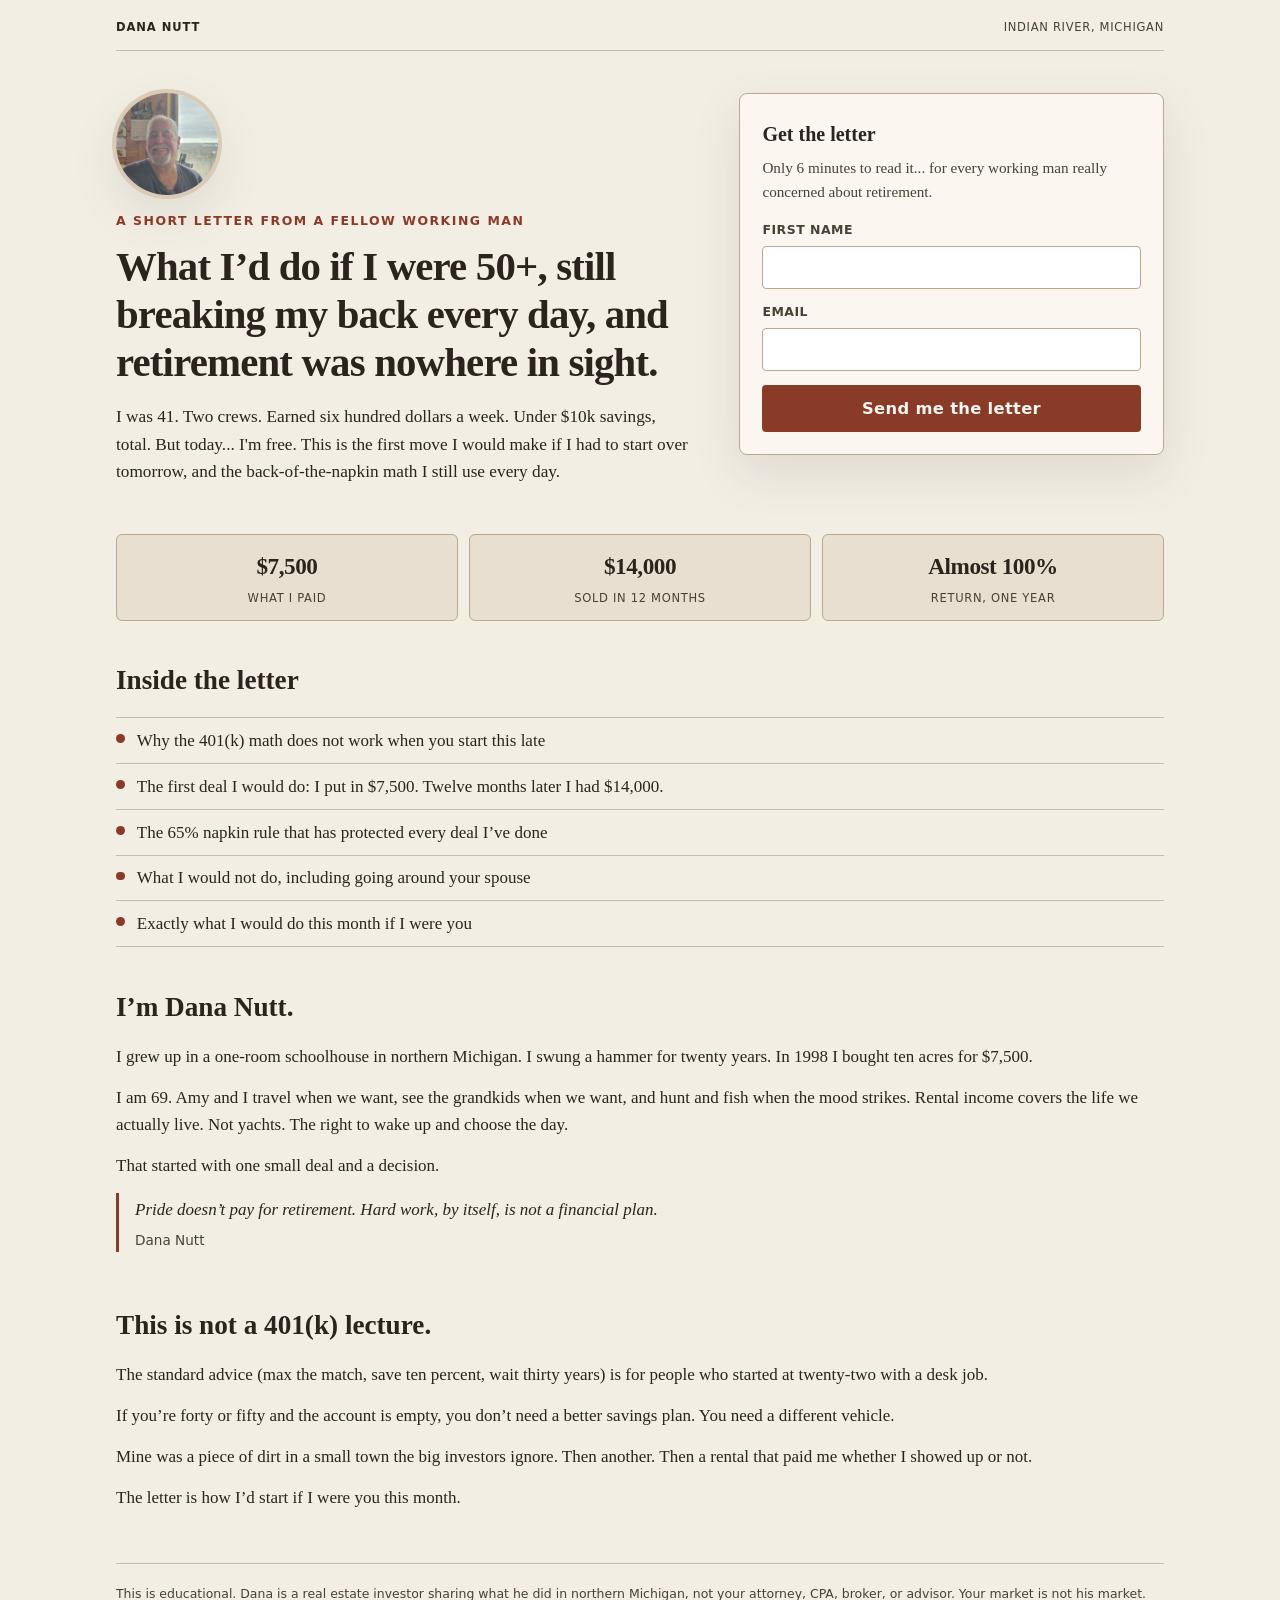
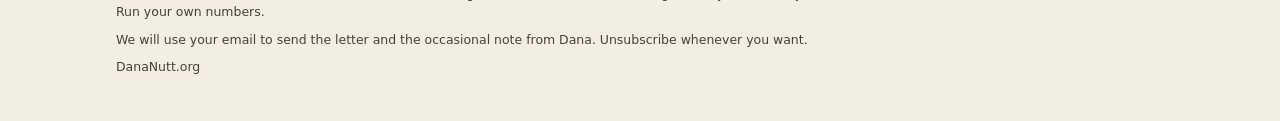
<file: index.html>
<!DOCTYPE html>
<html lang="en">
<head>
  <meta charset="utf-8">
  <meta name="viewport" content="width=device-width, initial-scale=1">
  <title>What I’d do if I were 50+, still breaking my back every day | Dana Nutt</title>
  <meta name="description" content="A short letter from a fellow working man who was paying himself $600 a week at 41. Real numbers. No Wall Street.">
  <meta name="robots" content="noindex, nofollow">
  <meta property="og:title" content="What I’d do if I were 50+, still breaking my back every day, and retirement was nowhere in sight">
  <meta property="og:description" content="A short letter from a fellow working man. Real numbers. No Wall Street.">
  <meta property="og:image" content="https://oboyaiinc.github.io/dana-nutt-letter/assets/dana.jpg">
  <link rel="stylesheet" href="styles.css">
</head>
<body>
  <div class="wrap">
    <header class="top">
      <strong>Dana Nutt</strong>
      <span class="loc">Indian River, Michigan</span>
    </header>

    <section class="hero">
      <div>
        <div class="portrait-wrap">
          <img class="portrait" src="assets/dana.jpg" width="450" height="600" alt="Dana Nutt">
        </div>
        <p class="kicker">A short letter from a fellow working man</p>
        <h1>What I’d do if I were 50+, still breaking my back every day, and retirement was nowhere in sight.</h1>
        <p class="lede">I was 41. Two crews. Earned six hundred dollars a week. Under $10k savings, total. But today... I'm free. This is the first move I would make if I had to start over tomorrow, and the back-of-the-napkin math I still use every day.</p>
      </div>

      <form class="card" method="post" action="https://formsubmit.co/bryan@oboy.ai">
        <h2>Get the letter</h2>
        <p class="hint">Only 6 minutes to read it... for every working man really concerned about retirement.</p>
        <div class="hp" aria-hidden="true">
          <label for="company">Company</label>
          <input type="text" id="company" name="_honey" tabindex="-1" autocomplete="off">
        </div>
        <input type="hidden" name="_captcha" value="false">
        <input type="hidden" name="_subject" value="Dana letter opt-in">
        <input type="hidden" name="_next" value="https://oboyaiinc.github.io/dana-nutt-letter/thanks.html">
        <input type="hidden" name="_template" value="table">
        <label class="field-label" for="name">First name</label>
        <input id="name" name="name" type="text" autocomplete="given-name" maxlength="40" required>
        <label class="field-label" for="email">Email</label>
        <input id="email" name="email" type="email" autocomplete="email" maxlength="120" required>
        <input type="hidden" name="utm_source" id="utm_source">
        <input type="hidden" name="utm_campaign" id="utm_campaign">
        <input type="hidden" name="utm_content" id="utm_content">
        <button type="submit">Send me the letter</button>
      </form>
    </section>

    <div class="stats" aria-label="The first deal">
      <div class="stat"><b>$7,500</b><span>What I paid</span></div>
      <div class="stat"><b>$14,000</b><span>Sold in 12 months</span></div>
      <div class="stat"><b>Almost 100%</b><span>Return, one year</span></div>
    </div>

    <section class="section">
      <h2>Inside the letter</h2>
      <ul class="gets">
        <li>Why the 401(k) math does not work when you start this late</li>
        <li>The first deal I would do: I put in $7,500. Twelve months later I had $14,000.</li>
        <li>The 65% napkin rule that has protected every deal I’ve done</li>
        <li>What I would not do, including going around your spouse</li>
        <li>Exactly what I would do this month if I were you</li>
      </ul>
    </section>

    <section class="section">
      <h2>I’m Dana Nutt.</h2>
      <p>I grew up in a one-room schoolhouse in northern Michigan. I swung a hammer for twenty years. In 1998 I bought ten acres for $7,500.</p>
      <p>I am 69. Amy and I travel when we want, see the grandkids when we want, and hunt and fish when the mood strikes. Rental income covers the life we actually live. Not yachts. The right to wake up and choose the day.</p>
      <p>That started with one small deal and a decision.</p>
      <p class="quote">Pride doesn’t pay for retirement. Hard work, by itself, is not a financial plan.<cite>Dana Nutt</cite></p>
    </section>

    <section class="section">
      <h2>This is not a 401(k) lecture.</h2>
      <p>The standard advice (max the match, save ten percent, wait thirty years) is for people who started at twenty-two with a desk job.</p>
      <p>If you’re forty or fifty and the account is empty, you don’t need a better savings plan. You need a different vehicle.</p>
      <p>Mine was a piece of dirt in a small town the big investors ignore. Then another. Then a rental that paid me whether I showed up or not.</p>
      <p>The letter is how I’d start if I were you this month.</p>
    </section>

    <footer class="foot">
      <p>This is educational. Dana is a real estate investor sharing what he did in northern Michigan, not your attorney, CPA, broker, or advisor. Your market is not his market. Run your own numbers.</p>
      <p>We will use your email to send the letter and the occasional note from Dana. Unsubscribe whenever you want.</p>
      <p>DanaNutt.org</p>
    </footer>
  </div>
  <script>
    (function () {
      var q = new URLSearchParams(location.search);
      ["utm_source", "utm_campaign", "utm_content"].forEach(function (k) {
        var el = document.getElementById(k);
        if (el) el.value = q.get(k) || "";
      });
    })();
  </script>
</body>
</html>
</file>
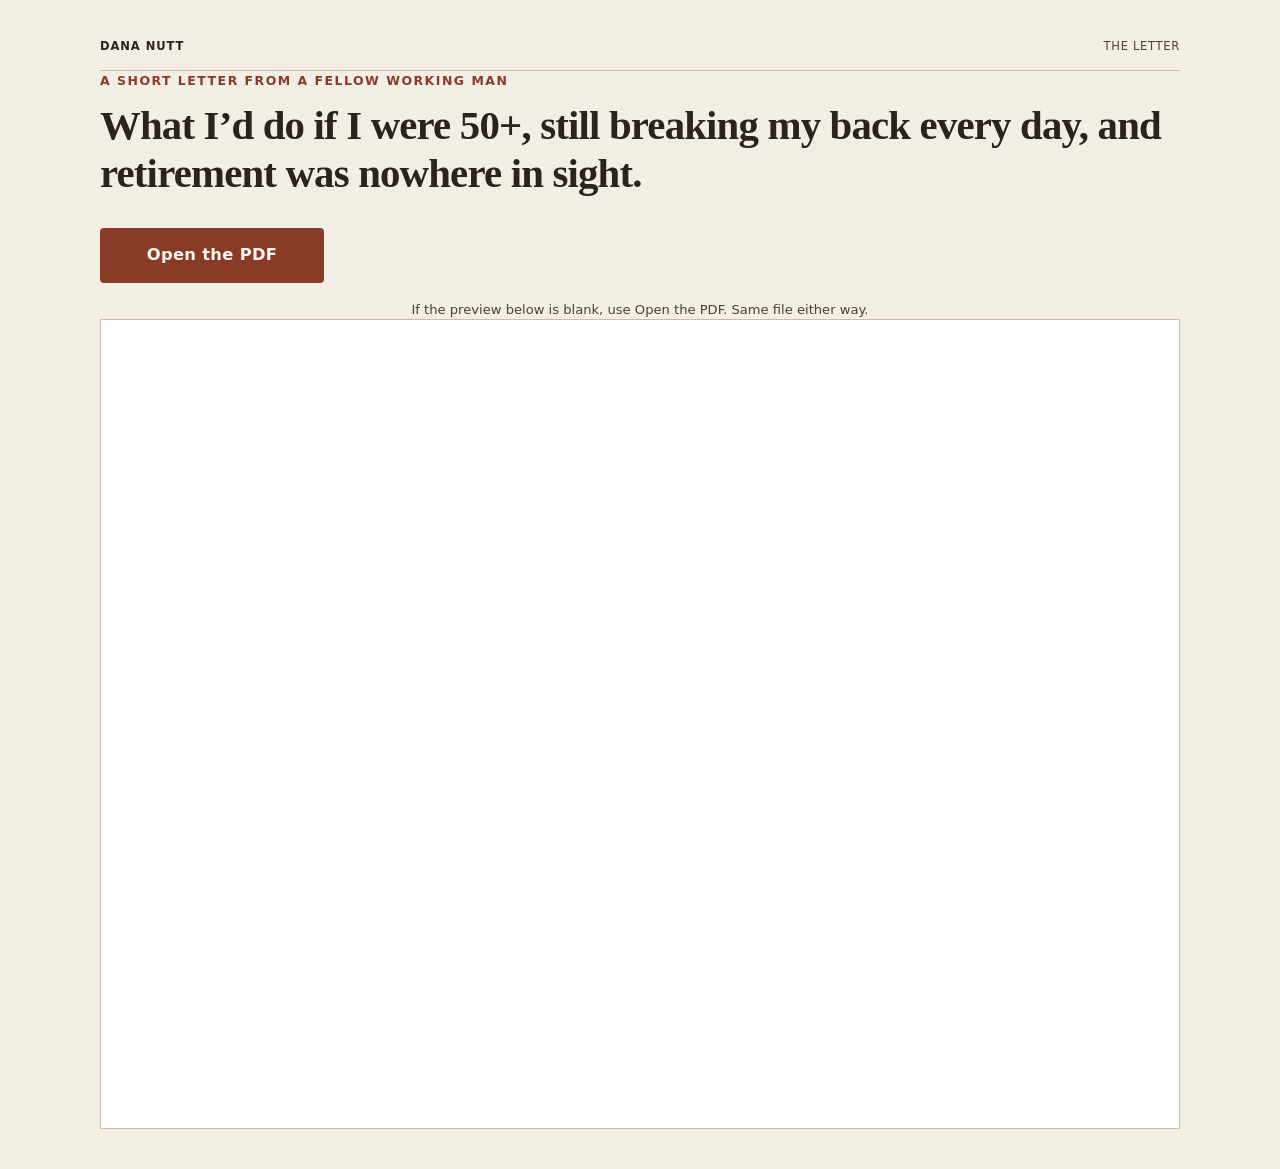
<file: read.html>
<!DOCTYPE html>
<html lang="en">
<head>
  <meta charset="utf-8">
  <meta name="viewport" content="width=device-width, initial-scale=1">
  <title>The letter | Dana Nutt</title>
  <meta name="robots" content="noindex">
  <link rel="stylesheet" href="styles.css">
  <style>
    .reader { padding: 1.2rem 0 2rem; }
    .reader iframe {
      width: 100%;
      height: min(90vh, 1100px);
      border: 1px solid #c9bba8;
      background: #fff;
    }
    .reader .btn { width: auto; min-width: 14rem; margin-top: 0.8rem; }
  </style>
</head>
<body>
  <div class="wrap reader">
    <header class="top">
      <strong>Dana Nutt</strong>
      <span>The letter</span>
    </header>
    <p class="kicker">A short letter from a fellow working man</p>
    <h1>What I’d do if I were 50+, still breaking my back every day, and retirement was nowhere in sight.</h1>
    <p><a class="btn" href="letter.pdf">Open the PDF</a></p>
    <p class="fine">If the preview below is blank, use Open the PDF. Same file either way.</p>
    <iframe src="letter.pdf" title="Dana Nutt letter"></iframe>
  </div>
</body>
</html>
</file>
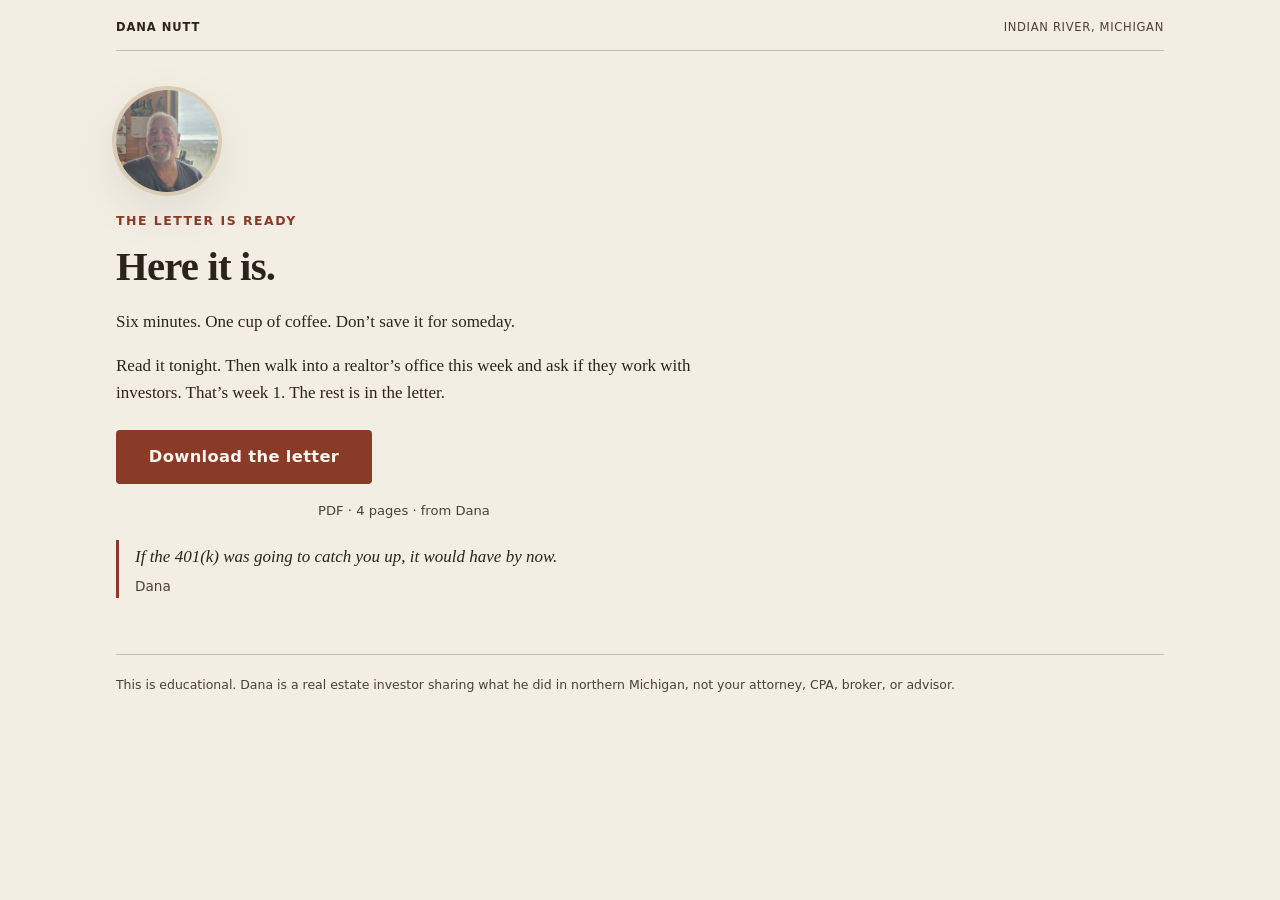
<file: thanks.html>
<!DOCTYPE html>
<html lang="en">
<head>
  <meta charset="utf-8">
  <meta name="viewport" content="width=device-width, initial-scale=1">
  <title>Your letter is ready | Dana Nutt</title>
  <meta name="robots" content="noindex, nofollow">
  <link rel="stylesheet" href="styles.css">
</head>
<body>
  <div class="wrap">
    <header class="top">
      <strong>Dana Nutt</strong>
      <span class="loc">Indian River, Michigan</span>
    </header>

    <main class="thanks">
      <img class="portrait" src="assets/dana.jpg" width="450" height="600" alt="Dana Nutt">
      <p class="kicker">The letter is ready</p>
      <h1 id="hello">Here it is.</h1>
      <p>Six minutes. One cup of coffee. Don’t save it for someday.</p>
      <p>Read it tonight. Then walk into a realtor’s office this week and ask if they work with investors. That’s week 1. The rest is in the letter.</p>
      <p><a class="btn" href="letter.pdf" download="what-id-do-if-i-were-50.pdf">Download the letter</a></p>
      <p class="fine">PDF · 4 pages · from Dana</p>
      <p class="quote">If the 401(k) was going to catch you up, it would have by now.<cite>Dana</cite></p>
    </main>

    <footer class="foot">
      <p>This is educational. Dana is a real estate investor sharing what he did in northern Michigan, not your attorney, CPA, broker, or advisor.</p>
    </footer>
  </div>
</body>
</html>
</file>
<file: styles.css>
:root {
  --cream: #f3eee4;
  --cream-deep: #e8dfd0;
  --paper: #fbf7f0;
  --ink: #2a241c;
  --ink-soft: #4a4034;
  --rust: #8a3b28;
  --rust-deep: #6e2e1f;
  --rule: #c9bba8;
  --box-line: #b9a78f;
  --ok: #2f5d3a;
  --err: #8a3b28;
  --shadow: 0 18px 50px rgba(42, 36, 28, 0.1);
  --serif: Georgia, "Iowan Old Style", "Palatino Linotype", Palatino, "Times New Roman", serif;
  --sans: "Segoe UI", Calibri, system-ui, -apple-system, sans-serif;
}

* { box-sizing: border-box; }
html { scroll-behavior: smooth; overflow-x: hidden; }
body {
  margin: 0;
  background: var(--cream);
  color: var(--ink);
  font-family: var(--serif);
  font-size: 1.0625rem;
  line-height: 1.6;
  overflow-x: hidden;
  -webkit-font-smoothing: antialiased;
}
img { max-width: 100%; display: block; }
a { color: var(--rust); }
.wrap {
  width: 100%;
  max-width: 1080px;
  margin: 0 auto;
  padding: 0 1rem;
  box-sizing: border-box;
  min-width: 0;
}
h1, p, li, .lede, .hint, .fine, .foot {
  overflow-wrap: break-word;
}

.top {
  display: flex;
  justify-content: space-between;
  align-items: baseline;
  gap: 0.75rem;
  padding: 1.1rem 0 0.9rem;
  border-bottom: 1px solid var(--rule);
  font-family: var(--sans);
  font-size: 0.72rem;
  letter-spacing: 0.06em;
  text-transform: uppercase;
  color: var(--ink-soft);
}
.top span { text-align: right; }
.top strong {
  color: var(--ink);
  font-weight: 700;
  letter-spacing: 0.08em;
}

.hero {
  display: grid;
  gap: 2rem;
  padding: 2rem 0 2.4rem;
}
@media (min-width: 860px) {
  .hero {
    grid-template-columns: 1.15fr 0.85fr;
    align-items: start;
    padding: 2.6rem 0 3rem;
    gap: 3rem;
  }
}

.portrait-wrap {
  display: flex;
  justify-content: center;
  margin-bottom: 1rem;
}
.portrait {
  width: 7.25rem;
  height: 7.25rem;
  border-radius: 50%;
  object-fit: cover;
  object-position: center 12%;
  box-shadow: 0 0 0 4px #d9cbb6, var(--shadow);
}
@media (min-width: 860px) {
  .portrait-wrap { justify-content: flex-start; }
  .portrait { width: 6.4rem; height: 6.4rem; }
}

.kicker {
  font-family: var(--sans);
  font-size: 0.78rem;
  font-weight: 700;
  letter-spacing: 0.12em;
  text-transform: uppercase;
  color: var(--rust);
  margin: 0 0 0.7rem;
}
h1 {
  font-size: clamp(1.7rem, 4.4vw, 2.55rem);
  line-height: 1.18;
  font-weight: 700;
  letter-spacing: -0.02em;
  margin: 0 0 1rem;
}
.lede {
  margin: 0;
  color: var(--ink);
  font-size: 1.08rem;
}

.card {
  background: var(--paper);
  border: 1px solid var(--box-line);
  border-radius: 8px;
  padding: 1.25rem 1.2rem 1.15rem;
  box-shadow: var(--shadow);
}
@media (min-width: 860px) {
  .card { position: sticky; top: 1.25rem; padding: 1.5rem 1.4rem 1.35rem; }
}
.card h2 {
  font-size: 1.25rem;
  margin: 0 0 0.35rem;
}
.card .hint {
  margin: 0 0 1rem;
  font-size: 0.95rem;
  color: var(--ink-soft);
}

.field-label {
  display: block;
  font-family: var(--sans);
  font-size: 0.78rem;
  font-weight: 700;
  letter-spacing: 0.04em;
  text-transform: uppercase;
  color: var(--ink-soft);
  margin: 0 0 0.35rem;
}
input[type="text"],
input[type="email"] {
  width: 100%;
  appearance: none;
  border: 1px solid var(--box-line);
  background: #fff;
  color: var(--ink);
  font: 1rem var(--serif);
  padding: 0.72rem 0.8rem;
  border-radius: 4px;
  margin-bottom: 0.85rem;
}
input:focus {
  outline: 2px solid var(--rust);
  outline-offset: 1px;
  border-color: var(--rust);
}
.row { display: grid; gap: 0; }
.check {
  display: flex;
  gap: 0.65rem;
  align-items: flex-start;
  margin: 0.15rem 0 1rem;
  font-family: var(--serif);
  font-size: 0.95rem;
  font-weight: 400;
  letter-spacing: 0;
  text-transform: none;
  color: var(--ink-soft);
}
.check span {
  text-transform: none;
  letter-spacing: 0;
  font-weight: 400;
}
.check input {
  margin-top: 0.3rem;
  accent-color: var(--rust);
  width: 1.05rem;
  height: 1.05rem;
  flex: 0 0 auto;
}
.hp { position: absolute; left: -9999px; height: 0; overflow: hidden; }

button, .btn {
  display: inline-flex;
  justify-content: center;
  align-items: center;
  width: 100%;
  border: 0;
  background: var(--rust);
  color: #fbf7f0;
  font-family: var(--sans);
  font-size: 1.02rem;
  font-weight: 700;
  letter-spacing: 0.02em;
  padding: 0.9rem 1rem;
  border-radius: 4px;
  cursor: pointer;
  text-decoration: none;
  text-align: center;
}
button:hover, .btn:hover { background: var(--rust-deep); }
.fine {
  margin: 0.75rem 0 0;
  font-family: var(--sans);
  font-size: 0.82rem;
  line-height: 1.45;
  color: var(--ink-soft);
  text-align: center;
}
.err {
  background: #f3e2dc;
  color: var(--rust-deep);
  border: 1px solid #d7b3a8;
  border-radius: 4px;
  padding: 0.65rem 0.75rem;
  margin: 0 0 0.85rem;
  font-family: var(--sans);
  font-size: 0.9rem;
}

.stats {
  display: grid;
  grid-template-columns: repeat(3, minmax(0, 1fr));
  gap: 0.7rem;
  margin: 0 0 2.4rem;
}
.stat {
  background: var(--cream-deep);
  border: 1px solid var(--box-line);
  border-radius: 6px;
  padding: 0.85rem 0.7rem 0.8rem;
  text-align: center;
}
.stat b {
  display: block;
  font-size: clamp(1.05rem, 3vw, 1.45rem);
  letter-spacing: -0.02em;
}
.stat span {
  display: block;
  margin-top: 0.2rem;
  font-family: var(--sans);
  font-size: 0.72rem;
  letter-spacing: 0.06em;
  text-transform: uppercase;
  color: var(--ink-soft);
}

.section { padding: 0 0 2.4rem; }
.section h2 {
  font-size: clamp(1.35rem, 3vw, 1.7rem);
  margin: 0 0 0.9rem;
}
.section p { margin: 0 0 0.85rem; }

.gets {
  list-style: none;
  margin: 0;
  padding: 0;
}
.gets li {
  position: relative;
  padding: 0.55rem 0 0.55rem 1.3rem;
  border-top: 1px solid var(--rule);
}
.gets li:last-child { border-bottom: 1px solid var(--rule); }
.gets li::before {
  content: "";
  position: absolute;
  left: 0;
  top: 1rem;
  width: 0.55rem;
  height: 0.55rem;
  border-radius: 50%;
  background: var(--rust);
}

.quote {
  margin: 1.2rem 0 0;
  padding: 0.2rem 0 0 1rem;
  border-left: 3px solid var(--rust);
  font-style: italic;
}
.quote cite {
  display: block;
  margin-top: 0.4rem;
  font-style: normal;
  font-family: var(--sans);
  font-size: 0.85rem;
  color: var(--ink-soft);
}

.foot {
  border-top: 1px solid var(--rule);
  padding: 1.3rem 0 2.2rem;
  font-family: var(--sans);
  font-size: 0.78rem;
  line-height: 1.5;
  color: var(--ink-soft);
}
.foot p { margin: 0 0 0.55rem; }

.thanks {
  max-width: 36rem;
  padding: 2.4rem 0 3.5rem;
}
.thanks .portrait { margin-bottom: 1.2rem; }
.thanks .btn { width: auto; min-width: 16rem; margin-top: 0.4rem; }
@media (max-width: 520px) {
  .thanks .btn { width: 100%; min-width: 0; }
  .stats { gap: 0.45rem; }
  .stat { padding: 0.7rem 0.35rem; }
  .stat span { letter-spacing: 0.03em; font-size: 0.64rem; }
  .top { font-size: 0.66rem; letter-spacing: 0.04em; }
  .top .loc { display: none; }
}
</file>
